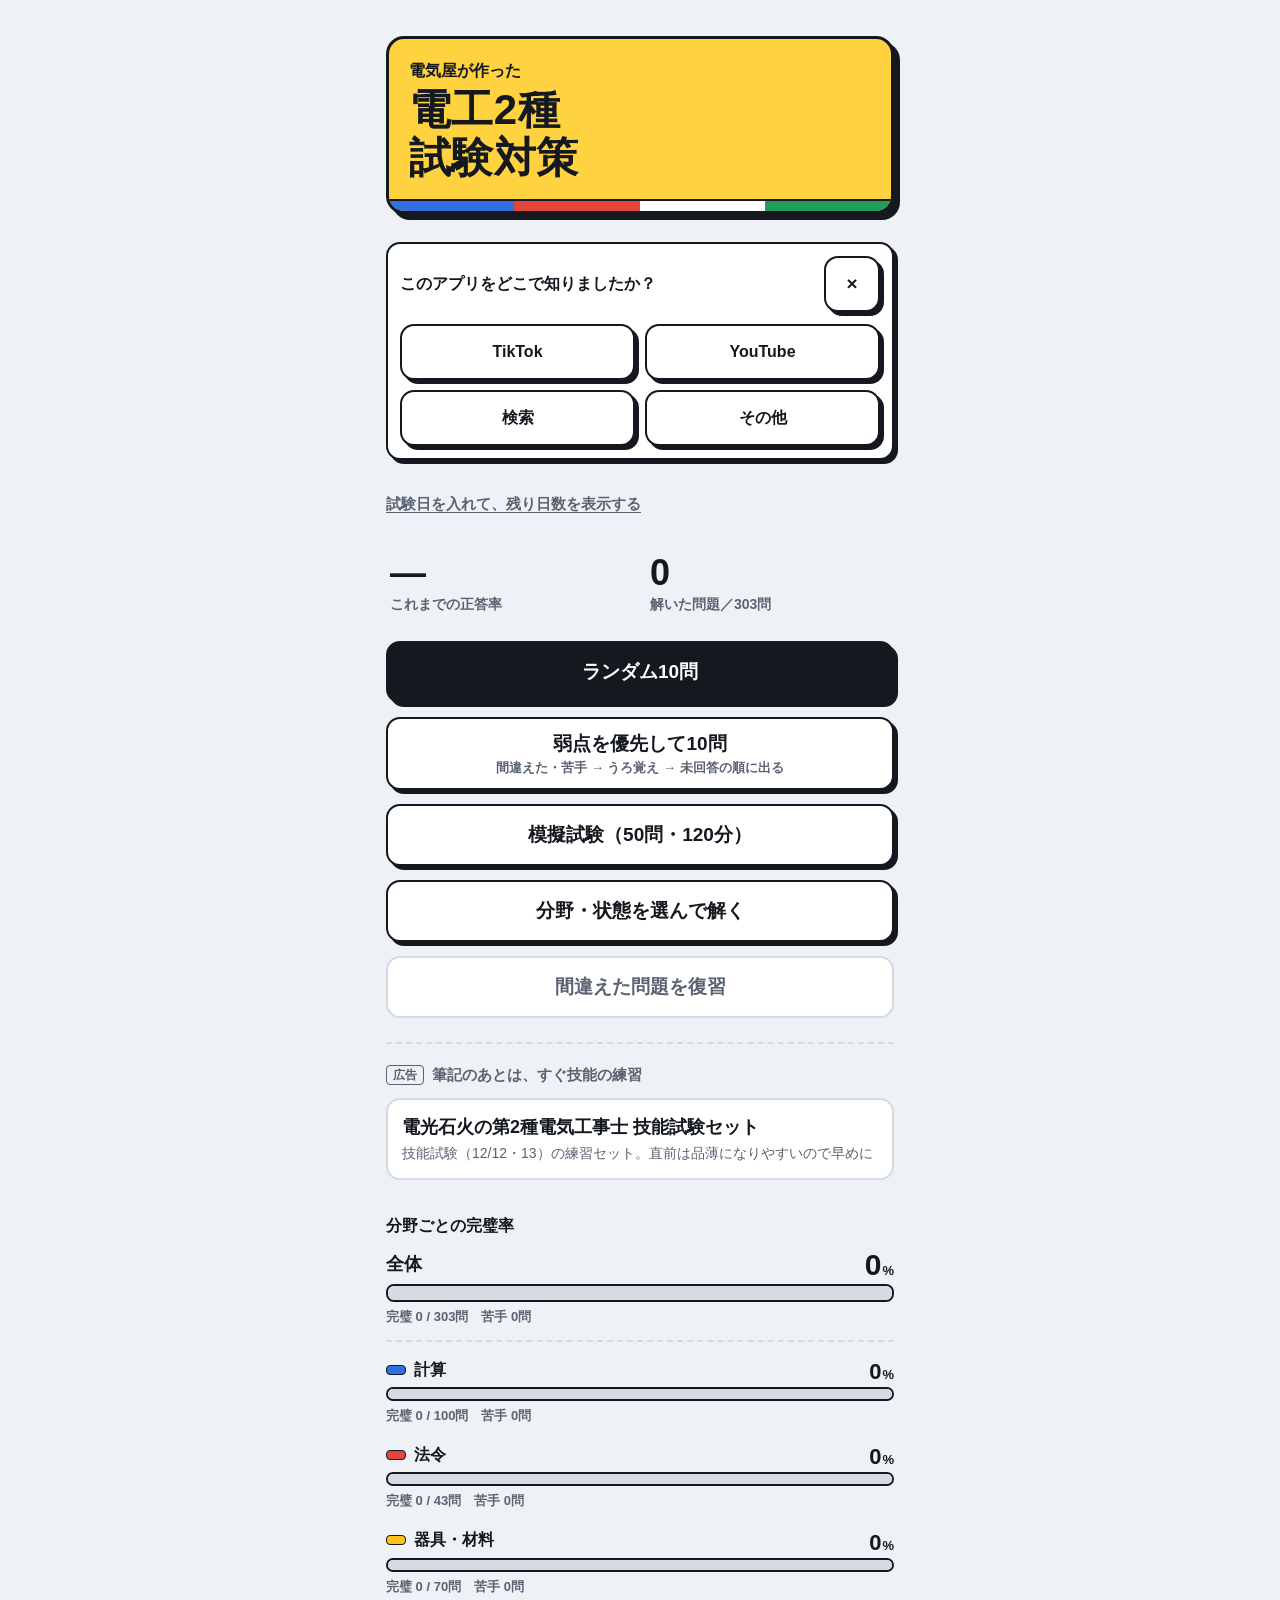
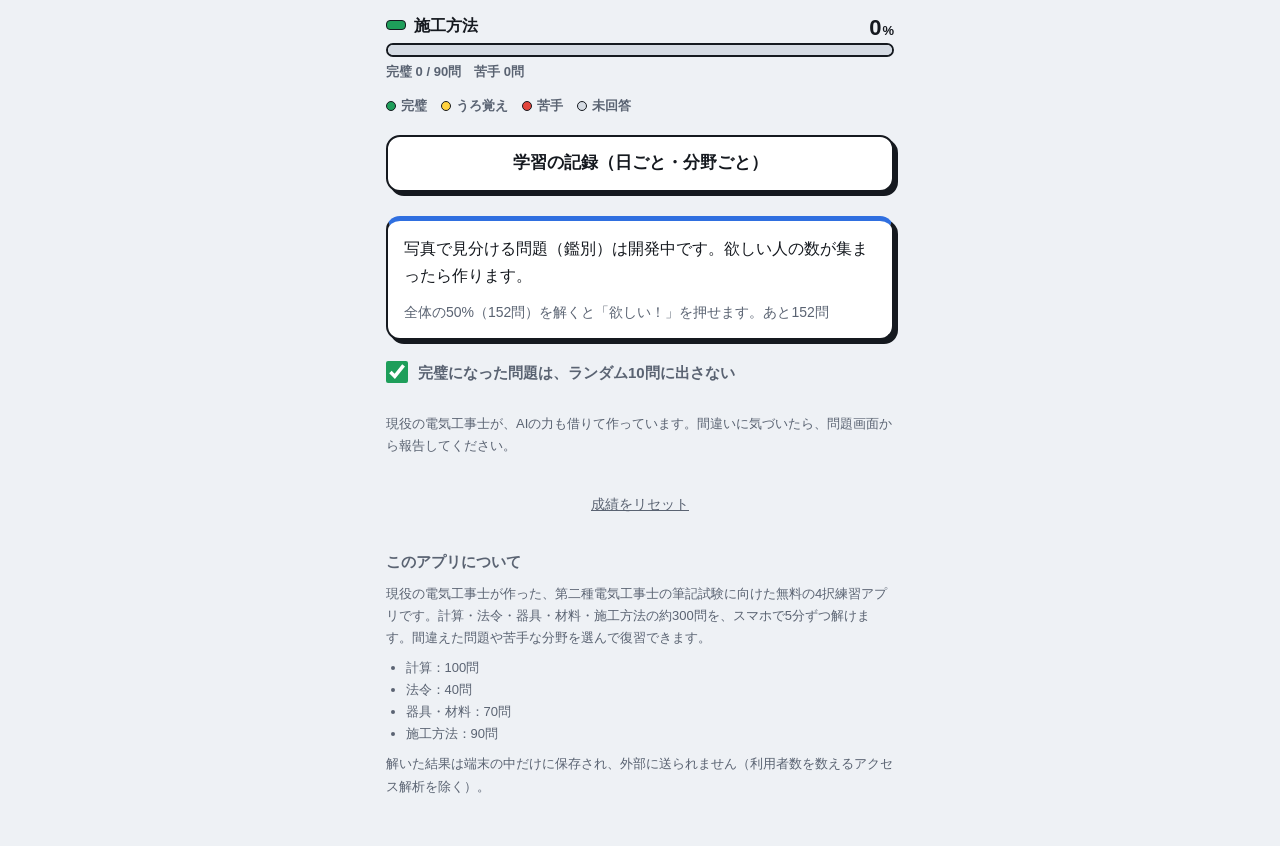
<file: index.html>
<!doctype html>
<html lang="ja">
<head>
  <meta charset="utf-8">
  <meta name="viewport" content="width=device-width, initial-scale=1">
  <meta name="google-site-verification" content="jmyScBWBEDmutsObhmVTJ2ZaW4lBpAVVFxcehwmneUg">
  <meta name="color-scheme" content="light dark">
  <meta name="description" content="現役の電気工事士が作った、第二種電気工事士の筆記試験に向けた無料の4択練習アプリです。計算・法令・器具・材料・施工方法の約300問を、スマホで5分ずつ学べます。間違えた問題や苦手な分野を選んで復習でき、休憩中や通勤中にも少しずつ取り組めます。">
  <meta name="theme-color" content="#FFD23F">
  <title>電工2種試験対策｜第二種電気工事士 筆記試験の4択問題（無料・スマホ）</title>
  <link rel="canonical" href="https://denko2-shiken.github.io/">
  <meta property="og:title" content="電工2種試験対策｜第二種電気工事士 筆記試験の4択問題（無料・スマホ）">
  <meta property="og:description" content="現役の電気工事士が作った、第二種電気工事士の筆記試験に向けた無料の4択練習アプリです。計算・法令・器具・材料・施工方法の約300問を、スマホで5分ずつ学べます。間違えた問題や苦手な分野を選んで復習でき、休憩中や通勤中にも少しずつ取り組めます。">
  <meta property="og:type" content="website">
  <meta property="og:url" content="https://denko2-shiken.github.io/">
  <meta property="og:image" content="https://denko2-shiken.github.io/icons/ogp.png">
  <meta property="og:image:width" content="1200">
  <meta property="og:image:height" content="630">
  <meta property="og:locale" content="ja_JP">
  <meta name="twitter:card" content="summary_large_image">
  <link rel="manifest" href="manifest.webmanifest">
  <link rel="icon" href="icons/icon-192.png">
  <link rel="apple-touch-icon" href="icons/apple-touch-icon.png">
  <link rel="stylesheet" href="style.css">
  <script type="application/ld+json">
  {
    "@context": "https://schema.org",
    "@type": "WebApplication",
    "name": "電工2種試験対策",
    "url": "https://denko2-shiken.github.io/",
    "applicationCategory": "EducationalApplication",
    "operatingSystem": "Any",
    "offers": { "@type": "Offer", "price": "0", "priceCurrency": "JPY" },
    "inLanguage": "ja",
    "description": "現役の電気工事士が作った、第二種電気工事士の筆記試験に向けた無料の4択練習アプリです。計算・法令・器具・材料・施工方法の約300問を、スマホで5分ずつ学べます。間違えた問題や苦手な分野を選んで復習でき、休憩中や通勤中にも少しずつ取り組めます。"
  }
  </script>
</head>
<body>
  <main class="app">

    <!-- ホーム画面 -->
    <section id="screen-home" class="screen">
      <header class="home-head">
        <p class="maker">電気屋が作った</p>
        <h1 class="title">電工2種<br>試験対策</h1>
      </header>

      <aside id="source-question" class="source-question" aria-labelledby="source-title" hidden>
        <div class="source-head">
          <h2 id="source-title">このアプリをどこで知りましたか？</h2>
          <button id="source-close" class="btn" type="button" aria-label="質問を閉じる">×</button>
        </div>
        <div class="source-options">
          <button class="btn" type="button" data-source="tiktok">TikTok</button>
          <button class="btn" type="button" data-source="youtube">YouTube</button>
          <button class="btn" type="button" data-source="search">検索</button>
          <button class="btn" type="button" data-source="other">その他</button>
        </div>
      </aside>
      <section class="shikenbi" aria-label="試験日までの残り日数">
        <p class="shikenbi-main" id="shikenbi-main" hidden></p>
        <p class="shikenbi-sub" id="shikenbi-sub" hidden></p>
        <details class="shikenbi-set" id="shikenbi-set">
          <summary id="shikenbi-summary">試験日を入れて、残り日数を表示する</summary>
          <label class="shikenbi-label" for="shikenbi-date">筆記試験（CBTなら受験日）の日付</label>
          <input type="date" id="shikenbi-date">
          <button class="link-btn" type="button" id="btn-shikenbi-clear">試験日を消す</button>
        </details>
      </section>

      <div class="stats" aria-live="polite">
        <div class="stat">
          <span class="stat-num" id="stat-rate">—</span>
          <span class="stat-label">これまでの正答率</span>
        </div>
        <div class="stat">
          <span class="stat-num" id="stat-done">0</span>
          <span class="stat-label" id="stat-done-label">解いた問題</span>
        </div>
      </div>


      <div class="menu">
        <button class="btn btn-main" id="btn-random">ランダム10問</button>
        <button class="btn btn-2line" id="btn-jakuten">弱点を優先して10問<small>間違えた・苦手 → うろ覚え → 未回答の順に出る</small></button>
        <button class="btn" id="btn-mogi">模擬試験（50問・120分）</button>
        <button class="btn" id="btn-bunya">分野・状態を選んで解く</button>
        <button class="btn" id="btn-review">間違えた問題を復習<span class="badge" id="review-count">0</span></button>
      </div>

      <aside id="home-osusume" class="osusume home-osusume" aria-labelledby="home-osusume-title" hidden>
        <h2 class="osusume-title" id="home-osusume-title"><span class="pr">広告</span>筆記のあとは、すぐ技能の練習</h2>
        <ul class="osusume-list"><li>
          <a id="home-osusume-link" rel="sponsored noopener" target="_blank">
            <span class="o-name"></span><span class="o-note"></span>
          </a>
        </li></ul>
      </aside>

      <section class="progress" aria-label="分野ごとの達成度">
        <h2 class="progress-title">分野ごとの完璧率</h2>
        <ul class="progress-list" id="progress-list"></ul>
        <ul class="jotai-legend" id="jotai-legend"></ul>
        <button class="btn kiroku-btn" id="btn-kiroku">学習の記録（日ごと・分野ごと）</button>
      </section>

      <aside class="photo-vote" aria-label="鑑別写真の開発希望">
        <p>写真で見分ける問題（鑑別）は開発中です。欲しい人の数が集まったら作ります。</p>
        <button class="btn photo-vote-btn" type="button" hidden disabled>欲しい！</button>
        <p class="photo-vote-progress" role="status" hidden></p>
        <p class="photo-vote-thanks" role="status" hidden>ありがとうございます。数が集まったら作ります。</p>
      </aside>

      <label class="switch">
        <input type="checkbox" id="opt-skip-kanpeki" checked>
        <span>完璧になった問題は、ランダム10問に出さない</span>
      </label>

      <p class="about">現役の電気工事士が、AIの力も借りて作っています。<span id="about-report" hidden>間違いに気づいたら、問題画面から報告してください。</span></p>

      <div class="foot-links">
        <button class="link-btn" id="btn-oen" hidden>応援パック</button>
        <button class="link-btn" id="btn-reset">成績をリセット</button>
      </div>

      <section class="app-about" aria-labelledby="app-about-title">
        <h2 id="app-about-title">このアプリについて</h2>
        <p>現役の電気工事士が作った、第二種電気工事士の筆記試験に向けた無料の4択練習アプリです。計算・法令・器具・材料・施工方法の約300問を、スマホで5分ずつ解けます。間違えた問題や苦手な分野を選んで復習できます。</p>
        <ul>
          <li>計算：100問</li>
          <li>法令：40問</li>
          <li>器具・材料：70問</li>
          <li>施工方法：90問</li>
        </ul>
        <p>解いた結果は端末の中だけに保存され、外部に送られません（利用者数を数えるアクセス解析を除く）。</p>
      </section>
    </section>

    <!-- 分野を選ぶ画面 -->
    <section id="screen-bunya" class="screen" hidden>
      <div class="bar">
        <button class="back" data-go="home" aria-label="ホームへ戻る">‹ ホーム</button>
      </div>
      <h2 class="screen-title">選んで解く</h2>

      <h3 class="pick-title">分野</h3>
      <div class="chips" id="pick-bunya"></div>

      <h3 class="pick-title">問題の状態</h3>
      <div class="chips" id="pick-jotai"></div>
      <p class="pick-help">完璧：3回続けて正解した問題。苦手：2回以上間違えて、まだ完璧になっていない問題。</p>

      <h3 class="pick-title">問題数</h3>
      <div class="chips chips-count" id="pick-count"></div>

      <div class="pick-go">
        <button class="btn btn-main" id="btn-pick-start">解く</button>
      </div>
    </section>

    <!-- 学習の記録 -->
    <section id="screen-kiroku" class="screen" hidden>
      <div class="bar">
        <button class="back" data-go="home" aria-label="ホームへ戻る">‹ ホーム</button>
      </div>
      <h2 class="screen-title">学習の記録</h2>
      <div class="stats stats-3">
        <div class="stat">
          <span class="stat-num"><span id="kiroku-renzoku">0</span><small>日</small></span>
          <span class="stat-label">続けて勉強</span>
        </div>
        <div class="stat">
          <span class="stat-num"><span id="kiroku-week">0</span><small>問</small></span>
          <span class="stat-label">直近7日に解いた</span>
        </div>
        <div class="stat">
          <span class="stat-num" id="kiroku-week-rate">—</span>
          <span class="stat-label">直近7日の正答率</span>
        </div>
      </div>

      <h3 class="pick-title">直近14日に解いた問題数</h3>
      <p class="kiroku-today" id="kiroku-today"></p>
      <ol class="day-chart" id="kiroku-days" aria-label="直近14日に解いた問題数（左が古い日、右が今日）"></ol>

      <h3 class="pick-title">分野ごとの正答率</h3>
      <table class="result-table kiroku-table">
        <thead><tr><th>分野</th><th>回答数</th><th>全期間</th><th>直近7日</th></tr></thead>
        <tbody id="kiroku-bunya"></tbody>
      </table>

      <h3 class="pick-title">模擬試験の点数（新しい順）</h3>
      <p class="pick-help" id="kiroku-mogi-none">まだ受けていません。ホームの「模擬試験」から受けられます。</p>
      <ol class="mogi-history" id="kiroku-mogi"></ol>

      <p class="pick-help kiroku-note">記録はこの端末の中だけに保存され、外部には送られません。日ごとの記録は直近90日分、模擬試験は新しい10回分を残します。</p>
    </section>

    <!-- 模擬試験：始める前の説明 -->
    <section id="screen-mogi" class="screen" hidden>
      <div class="bar">
        <button class="back" data-go="home" aria-label="ホームへ戻る">‹ ホーム</button>
      </div>
      <h2 class="screen-title">模擬試験</h2>
      <ul class="mogi-rules">
        <li>本番と同じ<b>50問</b>、制限時間<b>120分</b></li>
        <li>答え合わせは最後にまとめて。途中で正解は出ません</li>
        <li><b>60点（30問正解）</b>以上で合格ライン</li>
        <li>時間切れになると、そこまでの答えで自動で採点します</li>
      </ul>
      <table class="result-table mogi-haibun">
        <thead><tr><th>分野</th><th>出題数</th></tr></thead>
        <tbody id="mogi-haibun"></tbody>
      </table>
      <div class="menu">
        <button class="btn btn-main" id="btn-mogi-start">開始する</button>
        <button class="btn" id="btn-mogi-restart" hidden>最初からやり直す</button>
      </div>
      <p class="pick-help">途中でホームに戻っても、つづきから解けます（時間は進みます）。</p>
    </section>

    <!-- 模擬試験：問題 -->
    <section id="screen-mogi-q" class="screen" hidden>
      <div class="bar">
        <button class="back" id="btn-mogi-pause" aria-label="中断してホームへ戻る">‹ 中断</button>
        <span class="mogi-timer" id="mq-timer" role="timer">残り 120:00</span>
        <span class="count" id="mq-count">1 / 50問</span>
      </div>
      <ol class="mogi-nums" id="mq-nums" aria-label="問題の番号（押すとその問題へ）"></ol>
      <p class="tag" id="mq-bunya">計算</p>
      <p class="question" id="mq-text"></p>
      <img class="zu" id="mq-zu" alt="" hidden>
      <div class="choices" id="mq-choices"></div>
      <div class="mogi-move">
        <button class="btn" id="btn-mogi-prev">‹ 前へ</button>
        <button class="btn" id="btn-mogi-next">次へ ›</button>
      </div>
      <button class="btn btn-main mogi-finish" id="btn-mogi-finish">採点する</button>
    </section>

    <!-- 模擬試験：結果 -->
    <section id="screen-mogi-r" class="screen" hidden>
      <h2 class="screen-title">模擬試験の結果</h2>
      <p class="result-rate"><span id="mr-score">0</span><small>点</small></p>
      <p class="mogi-line" id="mr-line"></p>
      <p class="result-sub" id="mr-sub"></p>
      <ol class="meter meter-result" id="mr-meter" aria-hidden="true"></ol>
      <table class="result-table">
        <thead><tr><th>分野</th><th>正解</th></tr></thead>
        <tbody id="mr-table"></tbody>
      </table>
      <div class="menu">
        <button class="btn btn-main" id="btn-mogi-retry-wrong">間違えた問題を解き直す</button>
        <button class="btn" data-go="home">ホームへ</button>
      </div>
      <h3 class="mogi-wrong-title" id="mr-wrong-title">間違えた問題</h3>
      <ol class="mogi-wrong" id="mr-wrong"></ol>
    </section>

    <!-- 応援パック画面 -->
    <section id="screen-oen" class="screen" hidden>
      <div class="bar">
        <button class="back" data-go="home" aria-label="ホームへ戻る">‹ ホーム</button>
      </div>
      <h2 class="screen-title" id="oen-name">応援パック</h2>

      <div id="oen-sell">
        <p class="oen-lead">このアプリは無料で使えます。気に入ってもらえたら、応援パックで開発を支えてください。</p>
        <ul class="oen-benefits" id="oen-benefits"></ul>
        <p class="oen-price" id="oen-price"></p>
        <a class="btn btn-main" id="oen-buy" target="_blank" rel="noopener">購入ページを開く</a>
        <p class="oen-help">購入すると解除コードが届きます。下に入力してください。</p>

        <form class="oen-form" id="oen-form">
          <label for="oen-code">解除コード</label>
          <input id="oen-code" autocomplete="off" autocapitalize="characters" spellcheck="false" placeholder="DENKO-XXXX-XXXX">
          <button class="btn" type="submit">解除する</button>
        </form>
        <p class="oen-msg" id="oen-msg" role="status"></p>
      </div>

      <div id="oen-done" hidden>
        <p class="oen-thanks">応援ありがとうございます。</p>
        <ul class="oen-benefits" id="oen-benefits-done"></ul>
      </div>

      <aside class="photo-vote" aria-label="鑑別写真の開発希望">
        <p>写真で見分ける問題（鑑別）は開発中です。欲しい人の数が集まったら作ります。</p>
        <button class="btn photo-vote-btn" type="button" hidden disabled>欲しい！</button>
        <p class="photo-vote-progress" role="status" hidden></p>
        <p class="photo-vote-thanks" role="status" hidden>ありがとうございます。数が集まったら作ります。</p>
      </aside>
    </section>

    <!-- 問題画面 -->
    <section id="screen-quiz" class="screen" hidden>
      <div class="bar">
        <button class="back" data-go="home" aria-label="やめてホームへ戻る">‹ やめる</button>
        <span class="count" id="q-count">1 / 10問</span>
      </div>
      <ol class="meter" id="q-meter" aria-hidden="true"></ol>
      <p class="tag" id="q-bunya">計算</p>
      <p class="question" id="q-text"></p>
      <img class="zu" id="q-zu" alt="" hidden>
      <div class="choices" id="q-choices"></div>

      <div class="answer" id="q-answer" hidden>
        <div class="verdict-row">
          <p class="verdict" id="q-verdict"></p>
          <p class="q-jotai" id="q-jotai"></p>
        </div>
        <div class="note">
          <h3>解説</h3>
          <p id="q-kaisetsu"></p>
        </div>
        <div class="note note-genba">
          <h3>現場ではこう考える</h3>
          <p id="q-genba"></p>
        </div>
        <button class="btn btn-main" id="btn-next">次の問題へ</button>
        <a class="report-link" id="q-report" target="_blank" rel="noopener" hidden>この問題の誤りを報告</a>
      </div>
    </section>

    <!-- 結果画面 -->
    <section id="screen-result" class="screen" hidden>
      <h2 class="screen-title">結果</h2>
      <p class="result-rate"><span id="r-rate">0</span><small>%</small></p>
      <p class="result-sub" id="r-sub"></p>
      <ol class="meter meter-result" id="r-meter" aria-hidden="true"></ol>
      <table class="result-table">
        <thead><tr><th>分野</th><th>正解</th></tr></thead>
        <tbody id="r-table"></tbody>
      </table>
      <div class="menu">
        <button class="btn btn-main" id="btn-retry-wrong">間違えた問題だけもう一度</button>
        <button class="btn" data-go="home">ホームへ</button>
      </div>

      <aside class="video-guide" aria-labelledby="video-guide-title">
        <h3 class="video-guide-title" id="video-guide-title">YouTube・TikTokで毎日1問</h3>
        <p class="video-guide-text">通勤中に見られる30秒のクイズ動画を毎日19:00に出しています。</p>
        <ul class="video-guide-links">
          <li><a href="https://www.youtube.com/@denko_shiken" target="_blank" rel="noopener" data-video="YouTube">YouTube「電工2種試験対策」</a></li>
          <li><a href="https://www.tiktok.com/@denko2_shiken" target="_blank" rel="noopener" data-video="TikTok">TikTok「@denko2_shiken」</a></li>
        </ul>
      </aside>

      <aside class="osusume" id="osusume" hidden>
        <h3 class="osusume-title"><span id="osusume-title"></span><span class="pr">広告</span></h3>
        <ul class="osusume-list" id="osusume-list"></ul>
      </aside>
    </section>

  </main>

  <script src="questions/keisan.js"></script>
  <script src="questions/hourei.js"></script>
  <script src="questions/kizai.js"></script>
  <script src="questions/sekou.js"></script>
  <script src="questions/oen.js"></script>
  <script src="oen.js"></script>
  <script src="site.js"></script>
  <script src="osusume.js"></script>
  <script src="app.js"></script>
</body>
</html>
</file>
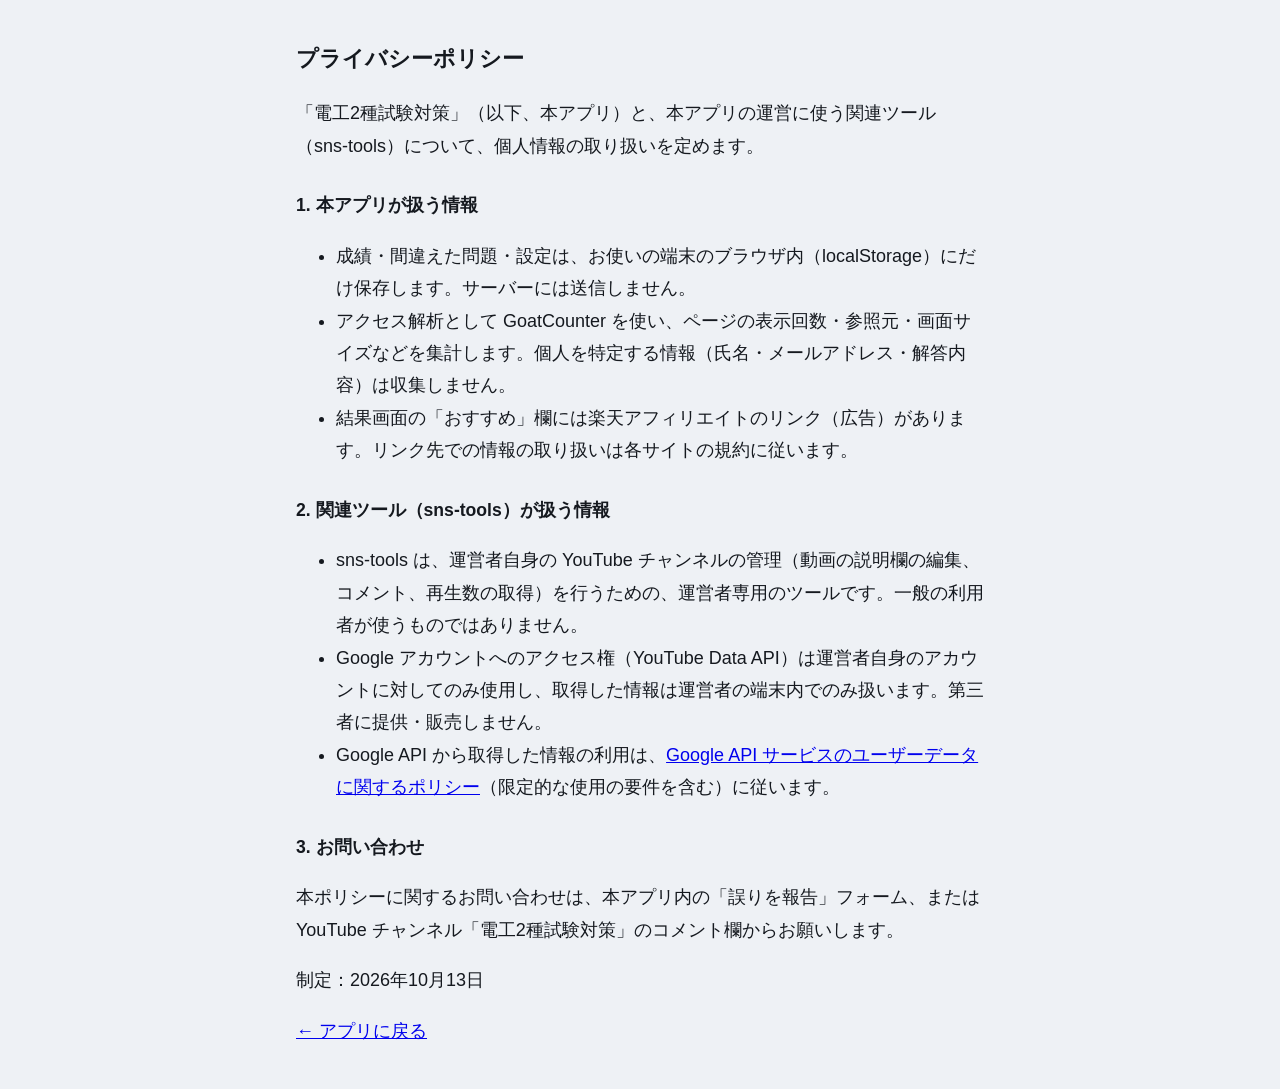
<file: privacy.html>
<!doctype html>
<html lang="ja">
<head>
<meta charset="utf-8">
<meta name="viewport" content="width=device-width, initial-scale=1">
<title>プライバシーポリシー | 電工2種試験対策</title>
<link rel="stylesheet" href="style.css">
<style>main{max-width:720px;margin:0 auto;padding:24px 16px;line-height:1.8}h1{font-size:1.4rem}h2{font-size:1.1rem;margin-top:1.6em}</style>
</head>
<body>
<main>
<h1>プライバシーポリシー</h1>
<p>「電工2種試験対策」（以下、本アプリ）と、本アプリの運営に使う関連ツール（sns-tools）について、個人情報の取り扱いを定めます。</p>

<h2>1. 本アプリが扱う情報</h2>
<ul>
<li>成績・間違えた問題・設定は、お使いの端末のブラウザ内（localStorage）にだけ保存します。サーバーには送信しません。</li>
<li>アクセス解析として GoatCounter を使い、ページの表示回数・参照元・画面サイズなどを集計します。個人を特定する情報（氏名・メールアドレス・解答内容）は収集しません。</li>
<li>結果画面の「おすすめ」欄には楽天アフィリエイトのリンク（広告）があります。リンク先での情報の取り扱いは各サイトの規約に従います。</li>
</ul>

<h2>2. 関連ツール（sns-tools）が扱う情報</h2>
<ul>
<li>sns-tools は、運営者自身の YouTube チャンネルの管理（動画の説明欄の編集、コメント、再生数の取得）を行うための、運営者専用のツールです。一般の利用者が使うものではありません。</li>
<li>Google アカウントへのアクセス権（YouTube Data API）は運営者自身のアカウントに対してのみ使用し、取得した情報は運営者の端末内でのみ扱います。第三者に提供・販売しません。</li>
<li>Google API から取得した情報の利用は、<a href="https://developers.google.com/terms/api-services-user-data-policy" target="_blank" rel="noopener">Google API サービスのユーザーデータに関するポリシー</a>（限定的な使用の要件を含む）に従います。</li>
</ul>

<h2>3. お問い合わせ</h2>
<p>本ポリシーに関するお問い合わせは、本アプリ内の「誤りを報告」フォーム、または YouTube チャンネル「電工2種試験対策」のコメント欄からお願いします。</p>

<p>制定：2026年10月13日</p>
<p><a href="./">← アプリに戻る</a></p>
</main>
</body>
</html>
</file>
<file: style.css>
/* 色はここでまとめて管理（ダークモードは下で上書き）
   方針：絶縁テープの色＋太い線＋ぼかさない影。目立たせるのはタイトルの黄色い札だけ。 */
:root {
  --bg: #EEF1F5;
  --surface: #FFFFFF;
  --ink: #15191F;
  --muted: #5A6372;
  --edge: #15191F;          /* 枠線と影の色 */
  --soft: #D5DBE3;          /* 目盛りの未回答部分など */
  --yellow: #FFD23F;
  --on-yellow: #15191F;
  --main: #15191F;          /* 主ボタン */
  --on-main: #FFFFFF;
  --ok: #1E9E5A;
  --ok-bg: #DDF5E7;
  --ng: #E2453C;
  --ng-bg: #FDE3E0;
  --genba-bg: #FFF4C7;

  /* 分野ごとの色（絶縁テープ） */
  --t-keisan: #2F6FE0;
  --t-hourei: #E2453C;
  --t-kizai: #FFC21A;
  --t-sekou: #1E9E5A;
  --t-haisen: #7A4FD0;

  --radius: 14px;
  --shadow: 4px 4px 0 var(--edge);
  --font: "Hiragino Sans", "Hiragino Kaku Gothic ProN", "BIZ UDPGothic", "Noto Sans JP", "Yu Gothic", "Meiryo", sans-serif;
}

@media (prefers-color-scheme: dark) {
  :root {
    --bg: #12151B;
    --surface: #1D222B;
    --ink: #F1F3F7;
    --muted: #A3ACBA;
    --edge: #000000;
    --soft: #343B47;
    --main: #FFD23F;
    --on-main: #15191F;
    --ok: #4CCB85;
    --ok-bg: #173526;
    --ng: #FF7A70;
    --ng-bg: #3D1E1C;
    --genba-bg: #2E2A16;
  }
}

* { box-sizing: border-box; }

html { -webkit-text-size-adjust: 100%; }

body {
  margin: 0;
  background: var(--bg);
  color: var(--ink);
  font-family: var(--font);
  font-size: 18px;
  line-height: 1.7;
}

.app {
  max-width: 540px;
  margin: 0 auto;
  padding: 16px 16px 48px;
  min-height: 100vh;
}

[hidden] { display: none !important; }

button { font: inherit; color: inherit; cursor: pointer; -webkit-tap-highlight-color: transparent; }

:focus-visible {
  outline: 3px solid var(--t-keisan);
  outline-offset: 3px;
}

/* 押せるもの共通：太枠＋ぼかさない影。押すと影の分だけ沈む */
.btn,
.choice,
.chip {
  border: 2.5px solid var(--edge);
  border-radius: var(--radius);
  background: var(--surface);
  box-shadow: var(--shadow);
  transition: transform 0.08s, box-shadow 0.08s;
}

.btn:active:not(:disabled),
.choice:active:not(:disabled),
.chip:active:not(:disabled) {
  transform: translate(4px, 4px);
  box-shadow: 0 0 0 var(--edge);
}

/* ---------- ホーム ---------- */
.source-question {
  margin-bottom: 24px;
  padding: 12px;
  border: 2.5px solid var(--edge);
  border-radius: var(--radius);
  background: var(--surface);
  box-shadow: var(--shadow);
}

.source-head { display: flex; align-items: center; gap: 8px; margin-bottom: 12px; }
.source-head h2 { flex: 1; min-width: 0; margin: 0; font-size: 16px; }
.source-head .btn { flex: none; width: 56px; min-height: 56px; padding: 8px; }
.source-options { display: grid; grid-template-columns: repeat(2, minmax(0, 1fr)); gap: 10px; }
.source-options .btn { min-height: 56px; padding: 8px; font-size: 16px; }

.home-head {
  margin: 20px 0 28px;
  padding: 18px 20px 20px;
  background: var(--yellow);
  color: var(--on-yellow);
  border: 3px solid var(--edge);
  border-radius: 18px;
  box-shadow: 6px 6px 0 var(--edge);
  position: relative;
  overflow: hidden;
}

/* 札の下端に4色のテープ（4つの分野） */
.home-head::after {
  content: "";
  position: absolute;
  left: 0;
  right: 0;
  bottom: 0;
  height: 10px;
  background: linear-gradient(90deg,
    var(--t-keisan) 0 25%, var(--t-hourei) 25% 50%,
    #FFFFFF 50% 75%, var(--t-sekou) 75% 100%);
  border-top: 2.5px solid var(--edge);
}

.maker {
  margin: 0 0 2px;
  font-size: 16px;
  font-weight: 700;
}

.title {
  margin: 0 0 8px;
  font-size: 42px;
  line-height: 1.15;
  font-weight: 900;
  letter-spacing: 0.01em;
}

.stats {
  display: grid;
  grid-template-columns: 1fr 1fr;
  gap: 12px;
  margin-bottom: 24px;
}

.stat {
  display: flex;
  flex-direction: column;
  padding: 4px 4px 0;
}

.stat-num {
  font-size: 36px;
  font-weight: 900;
  line-height: 1.15;
  font-variant-numeric: tabular-nums;
}

.stat-label { font-size: 14px; color: var(--muted); font-weight: 600; }

.menu { display: grid; gap: 14px; }

.btn {
  display: flex;
  align-items: center;
  justify-content: center;
  gap: 10px;
  width: 100%;
  min-height: 62px;
  padding: 12px 16px;
  font-size: 19px;
  font-weight: 800;
}

/* 2行のボタン（下に小さな説明） */
.btn-2line { flex-direction: column; gap: 2px; line-height: 1.35; }
.btn-2line small { font-size: 13px; font-weight: 700; color: var(--muted); }

.btn-main {
  background: var(--main);
  color: var(--on-main);
}

.btn:disabled {
  background: var(--surface);
  color: var(--muted);
  border-color: var(--soft);
  box-shadow: none;
  cursor: default;
}

.badge {
  min-width: 28px;
  padding: 0 8px;
  border-radius: 14px;
  background: var(--ng);
  color: #fff;
  font-size: 15px;
  line-height: 28px;
}

.badge.zero { display: none; }

.link-btn {
  display: block;
  margin: 32px auto 0;
  padding: 8px 12px;
  background: none;
  border: 0;
  color: var(--muted);
  font-size: 14px;
  text-decoration: underline;
}

/* ---------- 共通の上部バー ---------- */
.bar {
  display: flex;
  align-items: center;
  justify-content: space-between;
  min-height: 48px;
}

.back {
  background: none;
  border: 0;
  padding: 8px 4px;
  color: var(--muted);
  font-size: 16px;
  font-weight: 700;
}

.count {
  font-size: 18px;
  font-weight: 900;
  font-variant-numeric: tabular-nums;
}

.screen-title { margin: 8px 0 18px; font-size: 28px; font-weight: 900; }

/* ---------- 分野の色 ---------- */
[data-bunya="計算"] { --tape: var(--t-keisan); }
[data-bunya="法令"] { --tape: var(--t-hourei); }
[data-bunya="器具・材料"] { --tape: var(--t-kizai); }
[data-bunya="施工方法"] { --tape: var(--t-sekou); }
[data-bunya="配線図"] { --tape: var(--t-haisen); }

/* ---------- 問題画面 ---------- */
/* 進み具合：分電盤のブレーカーが並んでいるような目盛り */
.meter {
  display: flex;
  gap: 5px;
  margin: 4px 0 20px;
  padding: 0;
  list-style: none;
}

.meter li {
  flex: 1;
  height: 12px;
  border-radius: 3px;
  background: var(--soft);
}

.meter li.now { background: var(--ink); }
.meter li.ok { background: var(--ok); }
.meter li.ng { background: var(--ng); }

.tag {
  display: inline-block;
  margin: 0 0 10px;
  padding: 2px 12px;
  border: 2px solid var(--edge);
  border-radius: 999px;
  background: var(--tape);
  color: #FFFFFF;
  font-size: 15px;
  font-weight: 800;
}

.tag[data-bunya="器具・材料"] { color: #15191F; }

.question {
  margin: 0 0 22px;
  font-size: 21px;
  font-weight: 800;
  line-height: 1.65;
}

.choices { display: grid; gap: 12px; }

.choice {
  display: grid;
  grid-template-columns: 34px 1fr;
  align-items: center;
  gap: 12px;
  width: 100%;
  min-height: 62px;
  padding: 12px 14px;
  text-align: left;
  font-size: 19px;
  font-weight: 600;
  line-height: 1.5;
}

.choice .mark {
  display: grid;
  place-items: center;
  width: 34px;
  height: 34px;
  border-radius: 50%;
  border: 2.5px solid var(--edge);
  font-size: 15px;
  font-weight: 900;
}

.choice:disabled { cursor: default; }
.choice.dim { opacity: 0.45; box-shadow: none; }

.choice.ok { background: var(--ok-bg); }
.choice.ok .mark { background: var(--ok); color: #fff; }

.choice.ng { background: var(--ng-bg); }
.choice.ng .mark { background: var(--ng); color: #fff; }

.answer { margin-top: 24px; display: grid; gap: 14px; }

.verdict {
  margin: 0;
  font-size: 28px;
  font-weight: 900;
}

.verdict.ok { color: var(--ok); }
.verdict.ng { color: var(--ng); }

.note {
  padding: 14px 16px;
  border-radius: var(--radius);
  background: var(--surface);
  border: 2px solid var(--soft);
}

.note h3 { margin: 0 0 4px; font-size: 15px; font-weight: 800; }
.note p { margin: 0; font-size: 17px; }

.note-genba {
  background: var(--genba-bg);
  border-color: var(--edge);
}

.kakunin { color: var(--ng); font-weight: 800; }

/* ---------- 結果画面 ---------- */
.result-rate {
  margin: 0;
  font-size: 80px;
  font-weight: 900;
  line-height: 1.05;
  font-variant-numeric: tabular-nums;
}

.result-rate small { font-size: 34px; margin-left: 4px; }
.result-sub { margin: 6px 0 14px; color: var(--muted); font-weight: 700; }
.meter-result { margin-bottom: 22px; }

.result-table {
  width: 100%;
  border-collapse: separate;
  border-spacing: 0;
  margin-bottom: 26px;
  background: var(--surface);
  border: 2.5px solid var(--edge);
  border-radius: var(--radius);
  overflow: hidden;
}

.result-table th,
.result-table td {
  padding: 12px 16px;
  border-bottom: 2px solid var(--soft);
  text-align: left;
}

.result-table th { font-size: 14px; color: var(--muted); font-weight: 800; }
.result-table td:last-child,
.result-table th:last-child { text-align: right; font-weight: 900; font-variant-numeric: tabular-nums; }
.result-table tr:last-child td { border-bottom: 0; }

.result-table .tag { margin: 0; }

/* 答えた瞬間だけ、解説を少し動かして目を向けさせる */
.answer { animation: show 0.2s ease-out; }

@keyframes show {
  from { opacity: 0; transform: translateY(8px); }
  to { opacity: 1; transform: none; }
}

@media (prefers-reduced-motion: reduce) {
  .answer { animation: none; }
  .btn, .choice, .chip { transition: none; }
}

/* ---------- 結果画面の動画案内 ---------- */
.video-guide {
  margin-top: 36px;
  padding-top: 18px;
  border-top: 2px dashed var(--soft);
}

.video-guide-title {
  margin: 0 0 10px;
  font-size: 15px;
  font-weight: 800;
  color: var(--muted);
}

.video-guide-text { margin: 0 0 12px; font-size: 16px; color: var(--muted); }
.video-guide-links { display: grid; gap: 8px; margin: 0; padding: 0; list-style: none; }

.video-guide-links a {
  display: flex;
  align-items: center;
  min-height: 56px;
  padding: 12px 14px;
  border: 2px solid var(--soft);
  border-radius: var(--radius);
  background: var(--surface);
  color: var(--ink);
  font-size: 16px;
  font-weight: 800;
  text-decoration: none;
}

/* ---------- おすすめ欄（広告）：問題の邪魔をしないよう、結果画面の一番下に控えめに ---------- */
.osusume {
  margin-top: 36px;
  padding-top: 18px;
  border-top: 2px dashed var(--soft);
}

.osusume-title {
  display: flex;
  align-items: center;
  gap: 8px;
  margin: 0 0 10px;
  font-size: 15px;
  font-weight: 800;
  color: var(--muted);
}

.pr {
  padding: 0 6px;
  border: 1.5px solid var(--muted);
  border-radius: 4px;
  font-size: 12px;
  line-height: 18px;
}

.osusume-list { display: grid; gap: 8px; margin: 0; padding: 0; list-style: none; }

.osusume-list a {
  display: block;
  padding: 12px 14px;
  border: 2px solid var(--soft);
  border-radius: var(--radius);
  background: var(--surface);
  color: var(--ink);
  text-decoration: none;
}

.o-name { display: block; font-weight: 800; }
.o-note { display: block; font-size: 14px; color: var(--muted); }

.home-osusume { margin-top: 24px; }
.home-osusume .osusume-title { flex-wrap: wrap; }
.home-osusume a { min-height: 56px; overflow-wrap: anywhere; }

/* ---------- 問題の状態（未回答・苦手・うろ覚え・完璧） ---------- */
[data-jotai="未回答"] { --jc: var(--soft); }
[data-jotai="苦手"] { --jc: var(--ng); }
[data-jotai="うろ覚え"] { --jc: var(--yellow); }
[data-jotai="完璧"] { --jc: var(--ok); }

.progress { margin: 32px 0 0; }

.progress-title { margin: 0 0 10px; font-size: 16px; font-weight: 800; }

.progress-list { display: grid; gap: 14px; margin: 0; padding: 0; list-style: none; }

/* 1行：分野名・完璧率 ／ 帯 ／ 内訳 */
.progress-row {
  display: grid;
  grid-template-columns: 1fr auto;
  align-items: end;
  row-gap: 4px;
}

.p-name { font-size: 16px; font-weight: 800; display: inline-flex; align-items: center; gap: 8px; }

.p-name[data-bunya]::before {
  content: "";
  width: 18px;
  height: 8px;
  border-radius: 4px;
  background: var(--tape);
  border: 1.5px solid var(--edge);
}

.p-rate { font-size: 22px; font-weight: 900; line-height: 1; font-variant-numeric: tabular-nums; }
.p-rate small { font-size: 13px; margin-left: 1px; }
.p-sub { grid-column: 1 / -1; font-size: 13px; color: var(--muted); font-weight: 700; }

.progress-row .jotai-bar { grid-column: 1 / -1; }

.is-total .p-name { font-size: 18px; }
.is-total .p-rate { font-size: 30px; }
.is-total .jotai-bar { height: 18px; }
.is-total { padding-bottom: 12px; border-bottom: 2px dashed var(--soft); }

.jotai-bar {
  display: flex;
  height: 14px;
  overflow: hidden;
  border: 2px solid var(--edge);
  border-radius: 8px;
  background: var(--soft);
}

.jotai-bar span { flex-basis: 0; background: var(--jc); }
.jotai-bar span + span { border-left: 2px solid var(--edge); }

.jotai-legend {
  display: flex;
  flex-wrap: wrap;
  gap: 6px 14px;
  margin: 12px 0 0;
  padding: 0;
  list-style: none;
  font-size: 13px;
  font-weight: 700;
  color: var(--muted);
}

.jotai-legend li { display: flex; align-items: center; gap: 5px; }
.jotai-legend .dot { width: 10px; height: 10px; border-radius: 50%; background: var(--jc); border: 1.5px solid var(--edge); }

.switch {
  display: flex;
  align-items: flex-start;
  gap: 10px;
  margin-top: 20px;
  font-size: 15px;
  font-weight: 700;
  color: var(--muted);
  cursor: pointer;
}

.switch input { width: 22px; height: 22px; margin: 1px 0 0; flex: none; accent-color: var(--ok); }

/* ---------- 鑑別写真の開発希望：控えめな札 ---------- */
.photo-vote {
  margin-top: 24px;
  padding: 14px 16px;
  background: var(--surface);
  border: 2.5px solid var(--edge);
  border-top: 5px solid var(--t-keisan);
  border-radius: var(--radius);
  box-shadow: var(--shadow);
  font-size: 16px;
}

.photo-vote p { margin: 0; }
.photo-vote .photo-vote-btn { min-height: 56px; margin-top: 12px; font-size: 17px; }
.photo-vote .photo-vote-thanks { margin-top: 12px; color: var(--ink); font-weight: 700; }
.photo-vote .photo-vote-progress { margin-top: 12px; color: var(--muted); font-size: 14px; line-height: 1.6; }

/* ---------- 選んで解く ---------- */
.pick-title { margin: 22px 0 10px; font-size: 16px; font-weight: 800; }
.pick-help { margin: 8px 0 0; font-size: 14px; color: var(--muted); line-height: 1.6; }

.chips { display: flex; flex-wrap: wrap; gap: 10px; }

.chip {
  display: inline-flex;
  align-items: center;
  gap: 8px;
  min-height: 48px;
  padding: 8px 14px;
  border-radius: 999px;
  font-size: 17px;
  font-weight: 800;
  color: var(--muted);
  border-color: var(--soft);
  box-shadow: none;
}

.chip-sub { font-size: 13px; font-weight: 700; }
.chip-sub:empty { display: none; }

/* 選んでいるものは、分野・状態の色で塗る */
.chip[aria-pressed="true"] {
  color: var(--ink);
  border-color: var(--edge);
  box-shadow: 3px 3px 0 var(--edge);
}

.chip[data-bunya][aria-pressed="true"] { background: var(--tape); color: #FFFFFF; }
.chip[data-bunya="器具・材料"][aria-pressed="true"] { color: #15191F; }
.chip[data-jotai][aria-pressed="true"] { background: var(--jc); color: #FFFFFF; }
.chip[data-jotai="未回答"][aria-pressed="true"],
.chip[data-jotai="うろ覚え"][aria-pressed="true"] { color: #15191F; }
.chip[aria-pressed="true"]:not([data-bunya]):not([data-jotai]) { background: var(--main); color: var(--on-main); }

.pick-go { margin-top: 28px; }

/* ---------- 答えたあとの状態表示 ---------- */
.verdict-row { display: flex; align-items: center; justify-content: space-between; gap: 12px; flex-wrap: wrap; }

.q-jotai {
  margin: 0;
  padding: 2px 12px;
  border: 2px solid var(--edge);
  border-radius: 999px;
  background: var(--jc);
  color: #15191F;
  font-size: 14px;
  font-weight: 800;
}

.q-jotai[data-jotai="苦手"],
.q-jotai[data-jotai="完璧"] { color: #FFFFFF; }

/* ---------- 問題の図・写真 ---------- */
.zu {
  display: block;
  max-width: 100%;
  height: auto;
  margin: -8px 0 20px;
  border: 2px solid var(--soft);
  border-radius: var(--radius);
  background: #FFFFFF;
}

/* ---------- ホーム下のリンク ---------- */
.foot-links { display: flex; justify-content: center; gap: 8px; margin-top: 28px; }
.foot-links .link-btn { margin: 0; }

/* ---------- 応援パック ---------- */
.oen-lead { margin: 0 0 14px; }

.oen-benefits { margin: 0 0 16px; padding: 0; list-style: none; display: grid; gap: 8px; }

.oen-benefits li {
  padding: 10px 14px 10px 40px;
  position: relative;
  background: var(--surface);
  border: 2px solid var(--edge);
  border-radius: var(--radius);
  font-weight: 700;
}

.oen-benefits li::before {
  content: "";
  position: absolute;
  left: 14px;
  top: 50%;
  width: 14px;
  height: 14px;
  margin-top: -7px;
  border-radius: 50%;
  background: var(--yellow);
  border: 2px solid var(--edge);
}

.oen-price { margin: 0 0 14px; font-size: 20px; font-weight: 900; }
a.btn { text-decoration: none; }
.oen-help { margin: 12px 0 18px; font-size: 14px; color: var(--muted); }

.oen-form { display: grid; gap: 10px; }
.oen-form label { font-size: 15px; font-weight: 800; }

.oen-form input {
  min-height: 56px;
  padding: 10px 14px;
  border: 2.5px solid var(--edge);
  border-radius: var(--radius);
  background: var(--surface);
  color: var(--ink);
  font: inherit;
  font-size: 19px;
  font-weight: 700;
  letter-spacing: 0.04em;
}

.oen-msg { min-height: 1.7em; margin: 10px 0 0; color: var(--ng); font-weight: 700; }
.oen-thanks { font-size: 22px; font-weight: 900; margin: 0 0 14px; }

/* ---------- 作り方の一言・誤りの報告 ---------- */
.about { margin: 28px 0 0; font-size: 13px; color: var(--muted); line-height: 1.7; }
.app-about { margin-top: 24px; font-size: 13px; color: var(--muted); line-height: 1.7; }
.app-about h2 { margin: 0 0 8px; font-size: 15px; }
.app-about p { margin: 8px 0 0; }
.app-about ul { margin: 8px 0; padding-left: 1.5em; }
.report-link { justify-self: center; padding: 6px 8px; font-size: 14px; color: var(--muted); }

/* ---------- 模擬試験 ---------- */
.mogi-rules { margin: 0 0 18px; padding: 0; list-style: none; display: grid; gap: 8px; }

.mogi-rules li {
  padding: 10px 14px 10px 40px;
  position: relative;
  background: var(--surface);
  border: 2px solid var(--edge);
  border-radius: var(--radius);
  font-size: 17px;
  font-weight: 700;
  line-height: 1.55;
}

.mogi-rules li::before {
  content: "";
  position: absolute;
  left: 14px;
  top: 17px;
  width: 14px;
  height: 14px;
  border-radius: 50%;
  background: var(--yellow);
  border: 2px solid var(--edge);
}

.mogi-haibun { margin-bottom: 22px; }

/* 残り時間：黄色い札。残り10分で赤に変える */
.mogi-timer {
  padding: 2px 10px;
  border: 2.5px solid var(--edge);
  border-radius: 8px;
  background: var(--yellow);
  color: var(--on-yellow);
  font-size: 17px;
  font-weight: 900;
  font-variant-numeric: tabular-nums;
}

.mogi-timer.is-low { background: var(--ng); color: #FFFFFF; }

/* 問題の番号：答えた問題は塗りつぶし、今の問題は太枠 */
.mogi-nums {
  display: grid;
  grid-template-columns: repeat(10, 1fr);
  gap: 4px;
  margin: 6px 0 18px;
  padding: 0;
  list-style: none;
}

.mogi-nums button {
  width: 100%;
  height: 32px;
  padding: 0;
  border: 2px solid var(--soft);
  border-radius: 6px;
  background: var(--surface);
  color: var(--muted);
  font-size: 13px;
  font-weight: 800;
  font-variant-numeric: tabular-nums;
}

.mogi-nums button.done { background: var(--ink); border-color: var(--ink); color: var(--bg); }
.mogi-nums button.now { border-color: var(--edge); box-shadow: inset 0 0 0 2px var(--yellow); color: var(--ink); }
.mogi-nums button.done.now { color: var(--bg); }

/* 選んだ答え：正解は見せず、黄色で塗るだけ */
.choice[aria-pressed="true"] { background: var(--yellow); color: var(--on-yellow); }
.choice[aria-pressed="true"] .mark { background: var(--on-yellow); color: var(--yellow); border-color: var(--on-yellow); }

.mogi-move { display: grid; grid-template-columns: 1fr 1fr; gap: 12px; margin-top: 22px; }
.mogi-finish { margin-top: 14px; }

/* 結果：合格ラインの札 */
.mogi-line {
  display: inline-block;
  margin: 10px 0 0;
  padding: 4px 16px;
  border: 2.5px solid var(--edge);
  border-radius: 999px;
  box-shadow: 3px 3px 0 var(--edge);
  font-size: 18px;
  font-weight: 900;
  color: #FFFFFF;
}

.mogi-line.ok { background: var(--ok); }
.mogi-line.ng { background: var(--ng); }

.mogi-wrong-title { margin: 32px 0 12px; font-size: 18px; font-weight: 900; }
.mogi-wrong { display: grid; gap: 14px; margin: 0; padding: 0; list-style: none; }

.mogi-card {
  display: grid;
  gap: 10px;
  padding: 14px 16px;
  background: var(--surface);
  border: 2.5px solid var(--edge);
  border-radius: var(--radius);
  box-shadow: var(--shadow);
}

.mogi-card p { margin: 0; }
.mogi-card .zu { margin: 0; }
.mogi-card .note { background: var(--bg); }
.mogi-card-head { display: flex; align-items: center; gap: 10px; }
.mogi-card-head .tag { margin: 0; }
.mogi-card-no { font-weight: 900; font-variant-numeric: tabular-nums; }
.mogi-card-q { font-size: 18px; font-weight: 800; line-height: 1.6; }

.mogi-ans {
  display: grid;
  grid-template-columns: 6.5em 1fr;
  gap: 8px;
  padding: 8px 12px;
  border-radius: 10px;
  font-size: 16px;
  font-weight: 700;
}

.mogi-ans b { font-size: 13px; padding-top: 2px; }
.mogi-ans.ng { background: var(--ng-bg); }
.mogi-ans.ng b { color: var(--ng); }
.mogi-ans.ok { background: var(--ok-bg); }
.mogi-ans.ok b { color: var(--ok); }

/* ---------- 学習の記録 ---------- */
.kiroku-btn { margin-top: 18px; min-height: 56px; font-size: 17px; }

.stats-3 { grid-template-columns: repeat(3, 1fr); gap: 8px; }
.stats-3 .stat-num { font-size: 30px; }
.stat-num small { font-size: 15px; margin-left: 2px; }
.stats-3 .stat-label { font-size: 13px; line-height: 1.4; }

.kiroku-today { margin: -4px 0 8px; font-size: 15px; font-weight: 700; color: var(--muted); }

/* 1本＝1日。高さが解いた問題数 */
.day-chart {
  display: grid;
  grid-template-columns: repeat(14, 1fr);
  gap: 4px;
  margin: 0;
  padding: 0;
  list-style: none;
}

.day-chart li { display: flex; flex-direction: column; align-items: stretch; gap: 4px; min-width: 0; }

.day-bar {
  display: flex;
  align-items: flex-end;
  height: 96px;
  border-bottom: 2px solid var(--edge);
}

.day-bar span {
  display: block;
  width: 100%;
  background: var(--t-keisan);
  border-radius: 4px 4px 0 0;
}

.day-label {
  font-size: 11px;
  font-weight: 700;
  color: var(--muted);
  text-align: center;
  white-space: nowrap;
  font-variant-numeric: tabular-nums;
}

.day-chart .is-today .day-label { color: var(--ink); font-weight: 900; letter-spacing: -0.05em; }

.kiroku-table th,
.kiroku-table td { padding-left: 6px; padding-right: 6px; }
.kiroku-table td:not(:first-child),
.kiroku-table th:not(:first-child) { text-align: right; font-weight: 900; font-variant-numeric: tabular-nums; }

/* 模擬試験：日付・点数の帯（60点に合格ラインの線）・点数 */
.mogi-history { display: grid; gap: 10px; margin: 0; padding: 0; list-style: none; }

.mogi-history li {
  display: grid;
  grid-template-columns: 3.2em 1fr auto;
  align-items: center;
  column-gap: 10px;
  font-weight: 800;
  font-variant-numeric: tabular-nums;
}

.mh-date { font-size: 14px; color: var(--muted); }

.mh-bar {
  position: relative;
  height: 14px;
  border: 2px solid var(--edge);
  border-radius: 8px;
  background: var(--soft);
  overflow: hidden;
}

.mh-bar span { display: block; height: 100%; background: var(--t-keisan); }
.mh-bar::after { content: ""; position: absolute; top: 0; bottom: 0; left: 60%; border-left: 2px dashed var(--edge); }

.mh-score { min-width: 3.6em; text-align: right; font-size: 18px; }
.mh-line { grid-column: 2 / -1; font-size: 13px; }
.mh-line.ok { color: var(--ok); }
.mh-line.ng { color: var(--ng); }

.kiroku-note { margin-top: 24px; }

/* ---------- 試験日までの残り日数 ---------- */
.shikenbi { margin: -4px 0 20px; }

.shikenbi-main { margin: 0; font-size: 18px; font-weight: 800; line-height: 1.4; }
.shikenbi-main b { margin: 0 4px; font-size: 40px; font-weight: 900; font-variant-numeric: tabular-nums; }
.shikenbi-main.is-near b { color: var(--ng); }
.shikenbi-sub { margin: 4px 0 0; font-size: 14px; font-weight: 700; color: var(--muted); line-height: 1.6; }

.shikenbi-set { margin-top: 6px; }

.shikenbi-set summary {
  display: flex;
  align-items: center;
  min-height: 48px;
  font-size: 15px;
  font-weight: 800;
  color: var(--muted);
  text-decoration: underline;
  text-underline-offset: 3px;
  cursor: pointer;
}

.shikenbi-label { display: block; margin: 4px 0 6px; font-size: 14px; font-weight: 800; }

.shikenbi-set input {
  width: 100%;
  min-height: 56px;
  padding: 10px 14px;
  border: 2.5px solid var(--edge);
  border-radius: var(--radius);
  background: var(--surface);
  color: var(--ink);
  font: inherit;
  font-size: 19px;
  font-weight: 700;
}

.shikenbi-set .link-btn { margin: 8px 0 0; }
</file>
